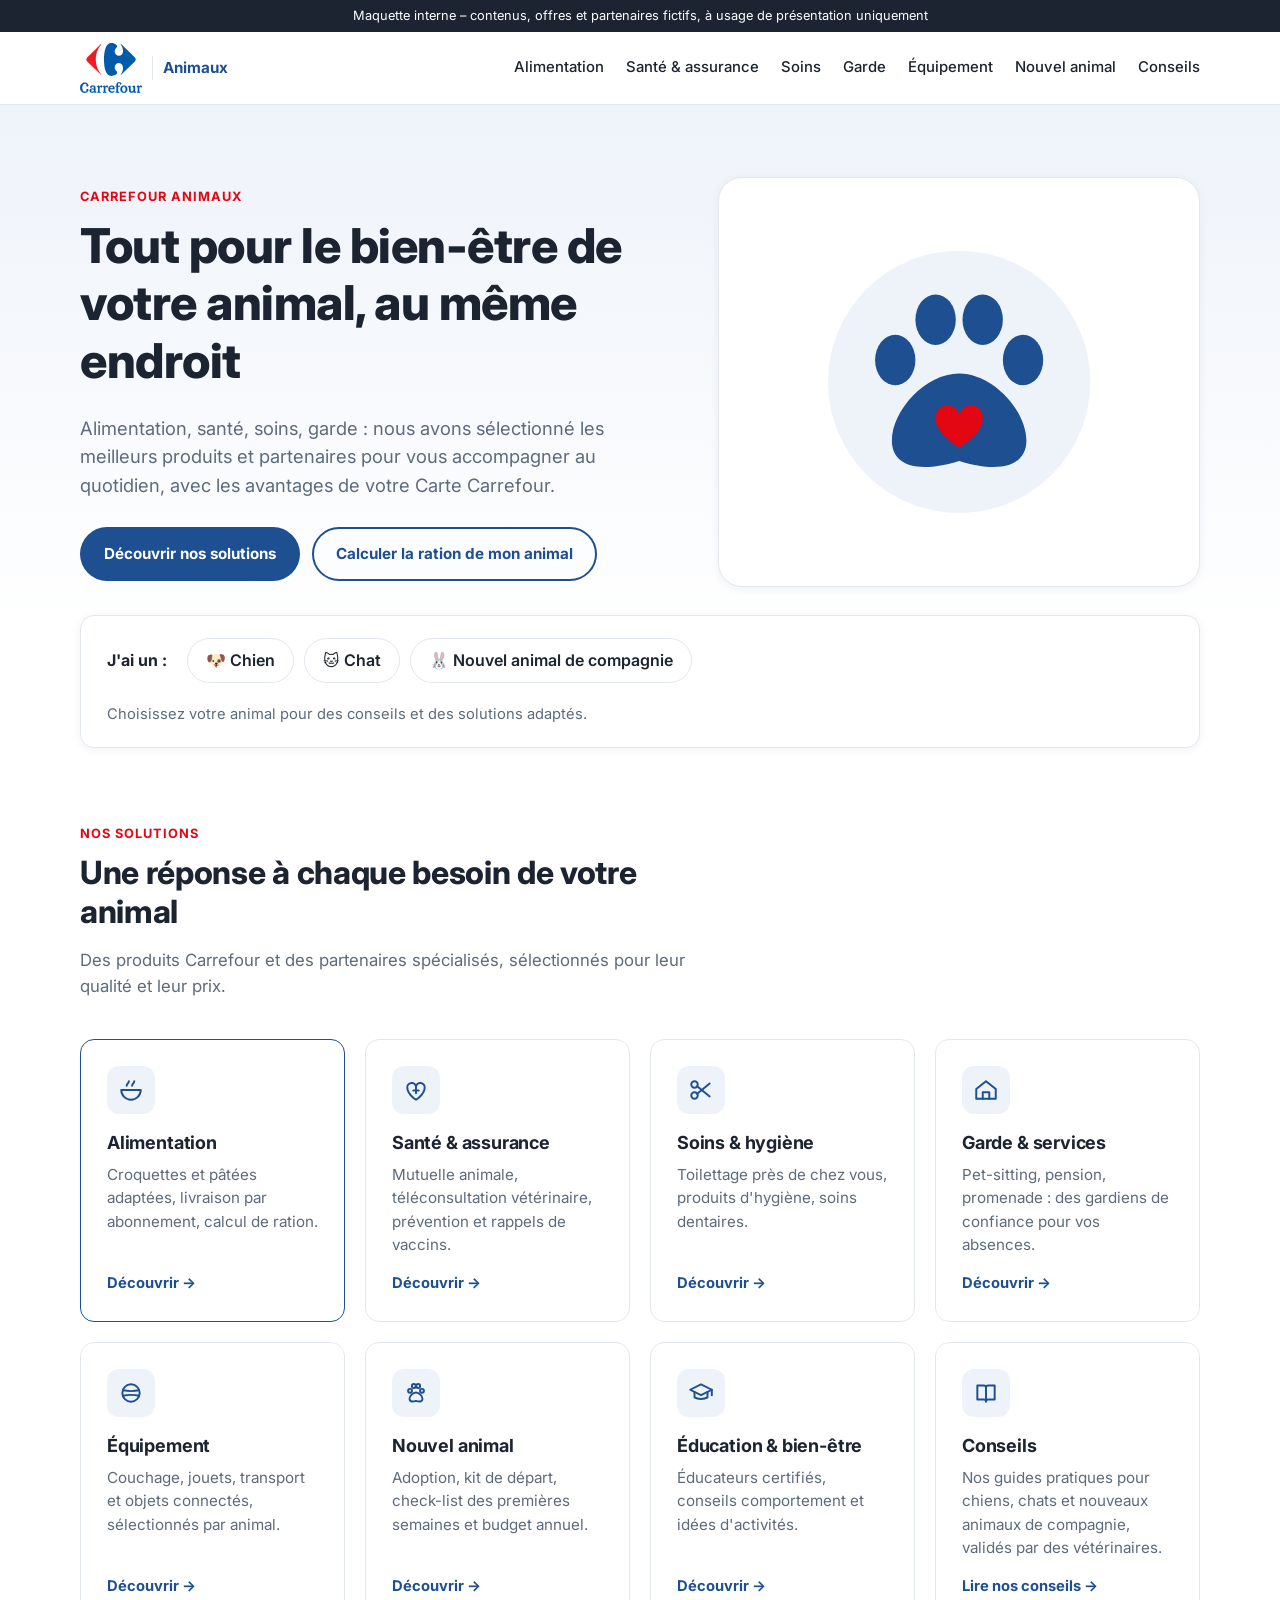
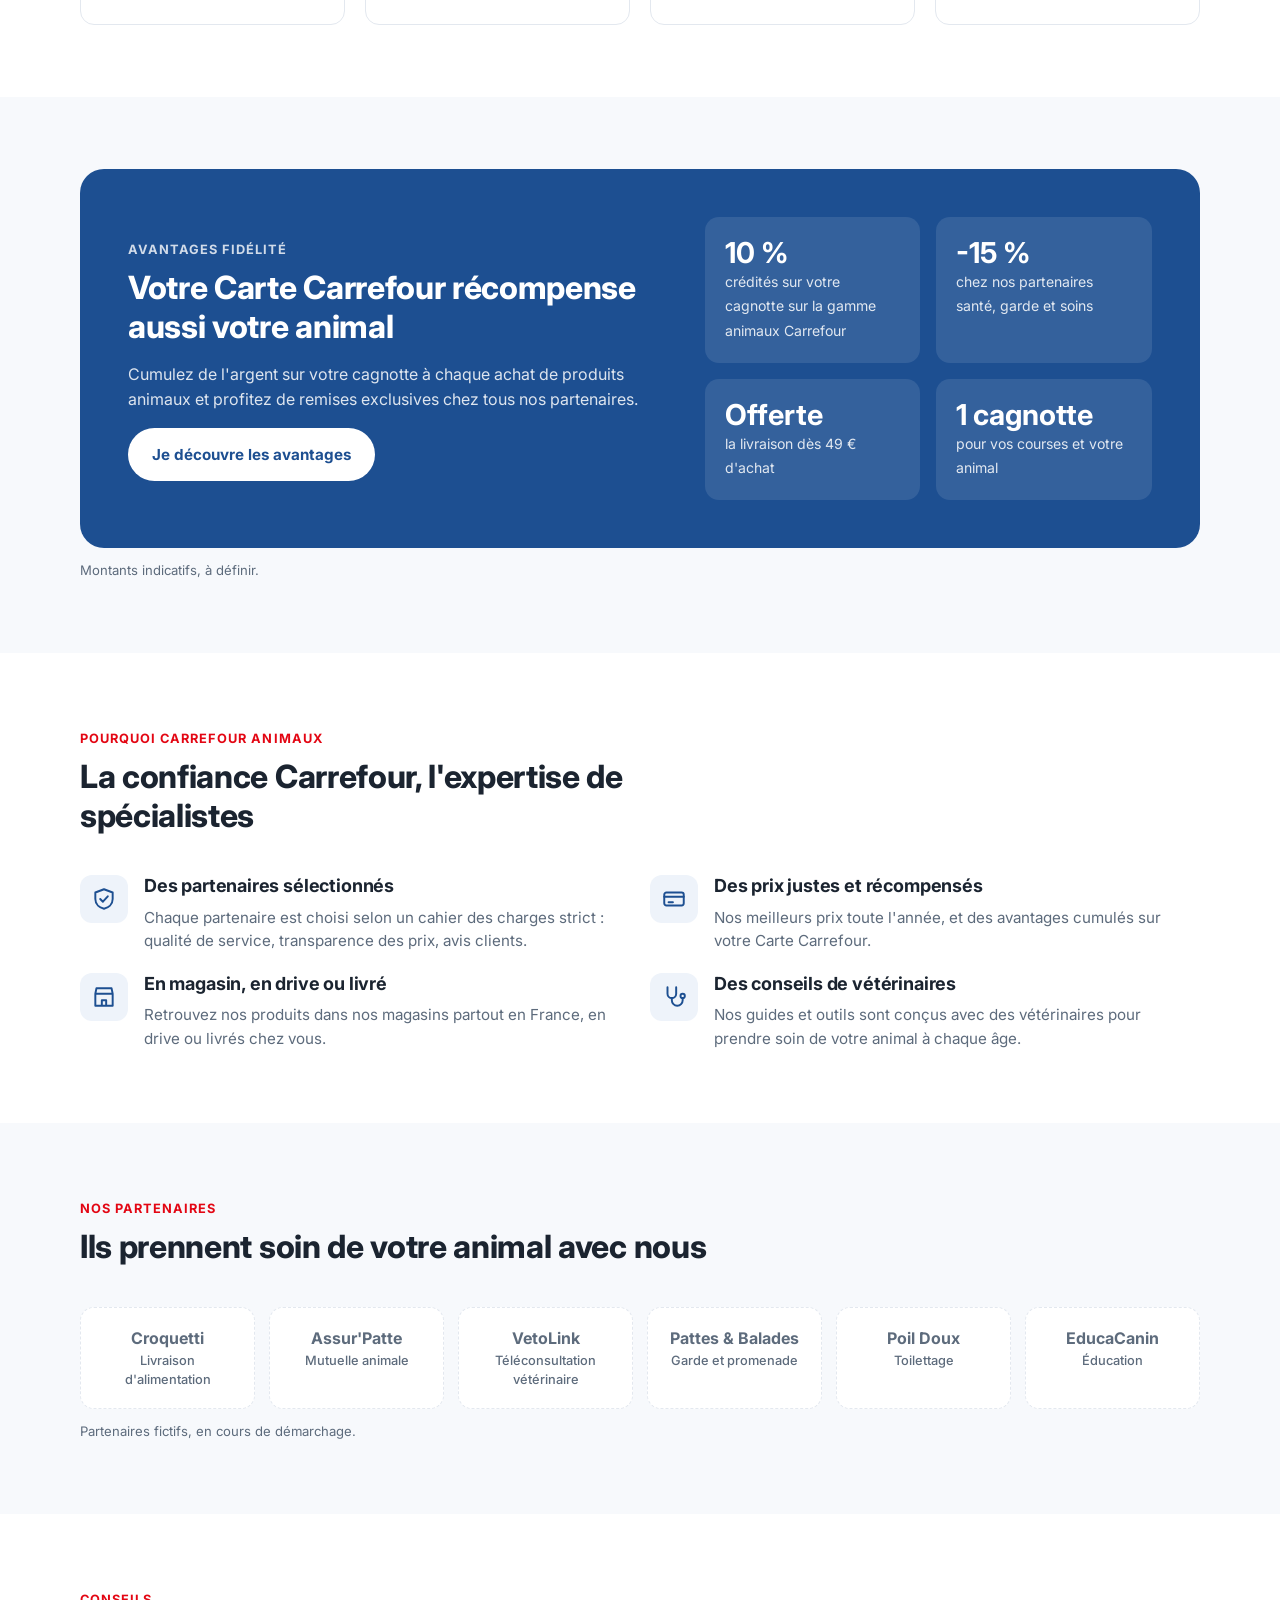
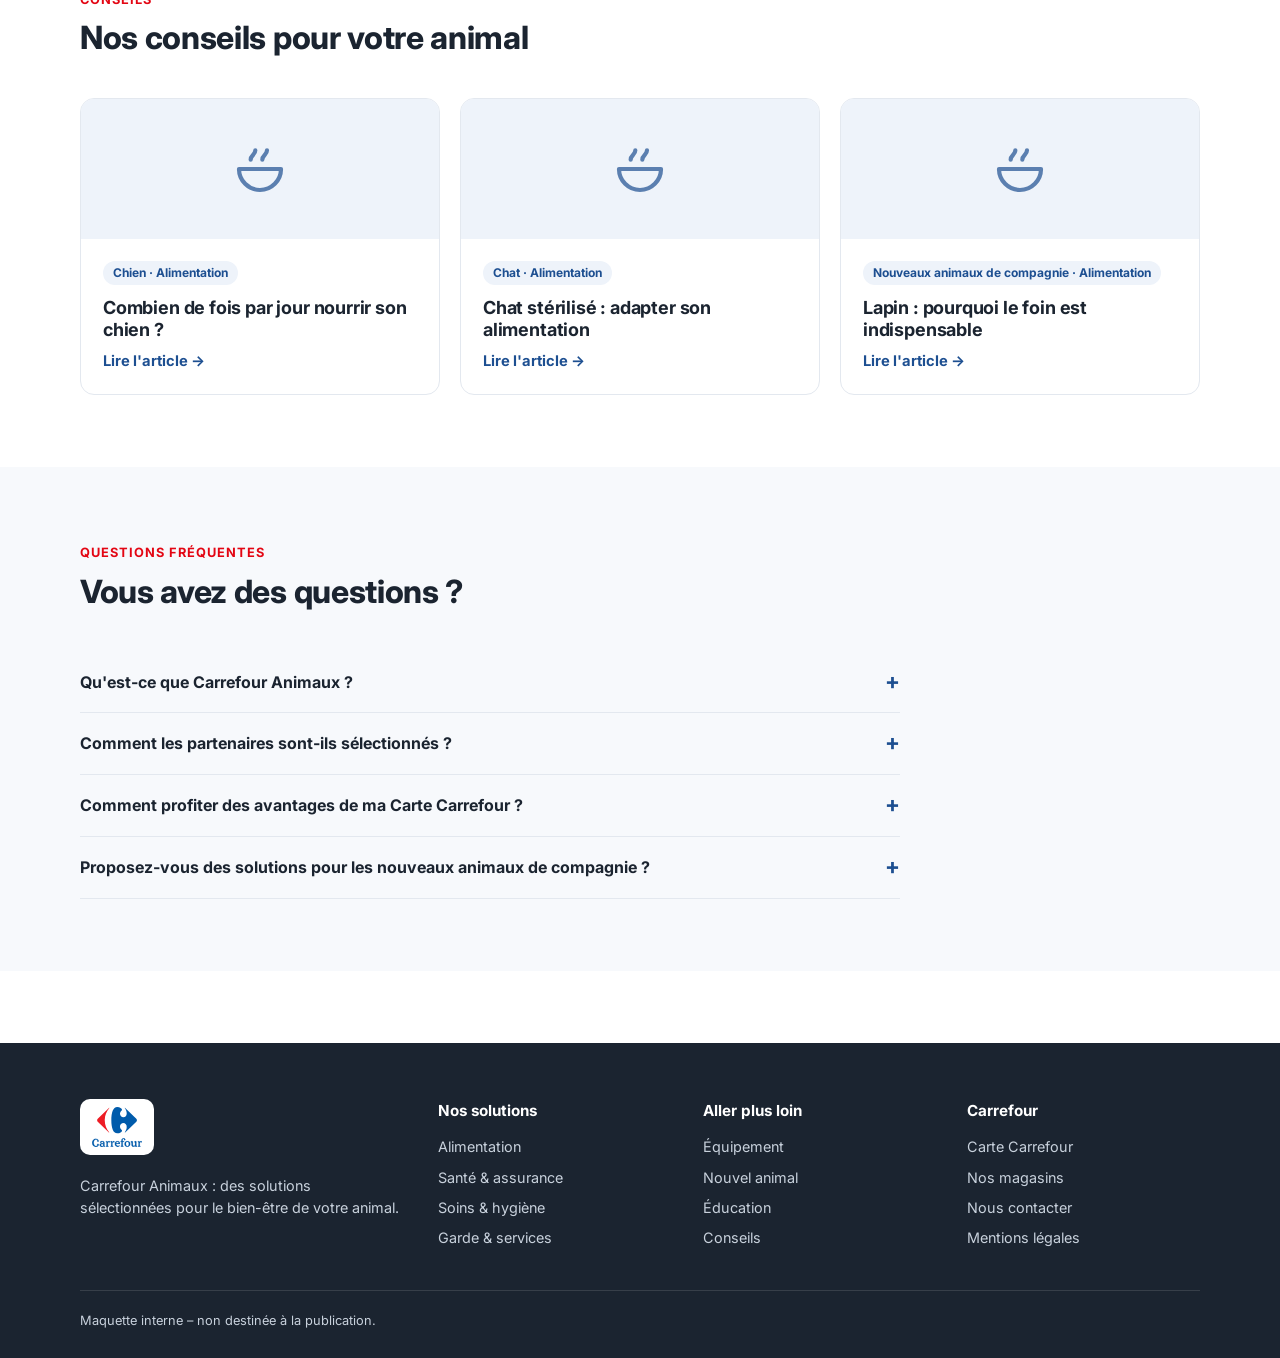
<file: index.html>
<!DOCTYPE html>
<html lang="fr">
<head>
  <meta charset="UTF-8">
  <meta name="viewport" content="width=device-width, initial-scale=1">
  <title>Carrefour Animaux — Tout pour le bien-être de votre animal</title>
  <meta name="description" content="Alimentation, santé, garde, soins : des solutions sélectionnées par Carrefour pour les chiens, chats et nouveaux animaux de compagnie.">
  <link rel="preconnect" href="https://fonts.googleapis.com">
  <link rel="preconnect" href="https://fonts.gstatic.com" crossorigin>
  <link href="https://fonts.googleapis.com/css2?family=Inter:wght@400;500;600;700;800&display=swap" rel="stylesheet">
  <link rel="stylesheet" href="css/style.css">
</head>
<body>

<!-- Icônes -->
<svg width="0" height="0" style="position:absolute" aria-hidden="true">
  <defs>
    <symbol id="i-food" viewBox="0 0 24 24" fill="none" stroke="currentColor" stroke-width="1.8" stroke-linecap="round" stroke-linejoin="round"><path d="M3 12h18a9 9 0 0 1-18 0Z"/><path d="M8 8c0-2 2-2 2-4M13 8c0-2 2-2 2-4"/></symbol>
    <symbol id="i-health" viewBox="0 0 24 24" fill="none" stroke="currentColor" stroke-width="1.8" stroke-linecap="round" stroke-linejoin="round"><path d="M12 21s-8-5-8-11a4 4 0 0 1 8-1 4 4 0 0 1 8 1c0 6-8 11-8 11Z"/><path d="M12 10v5M9.5 12.5h5"/></symbol>
    <symbol id="i-care" viewBox="0 0 24 24" fill="none" stroke="currentColor" stroke-width="1.8" stroke-linecap="round" stroke-linejoin="round"><circle cx="6" cy="7" r="3"/><circle cx="6" cy="17" r="3"/><path d="M8.5 8.5 20 18M8.5 15.5 20 6"/></symbol>
    <symbol id="i-home" viewBox="0 0 24 24" fill="none" stroke="currentColor" stroke-width="1.8" stroke-linecap="round" stroke-linejoin="round"><path d="M3 11 12 4l9 7v9H3Z"/><path d="M9 20v-6h6v6"/></symbol>
    <symbol id="i-toy" viewBox="0 0 24 24" fill="none" stroke="currentColor" stroke-width="1.8" stroke-linecap="round" stroke-linejoin="round"><circle cx="12" cy="12" r="8"/><path d="M4.5 9.5c5 1 10 1 15 0M4.5 14.5c5-1 10-1 15 0"/></symbol>
    <symbol id="i-paw" viewBox="0 0 24 24" fill="none" stroke="currentColor" stroke-width="1.8" stroke-linecap="round" stroke-linejoin="round"><circle cx="6.5" cy="10" r="1.8"/><circle cx="10" cy="5.5" r="1.8"/><circle cx="14" cy="5.5" r="1.8"/><circle cx="17.5" cy="10" r="1.8"/><path d="M12 11.5c-3 0-6 3.5-6 6 0 2 2 3 6 1.8 4 1.2 6 .2 6-1.8 0-2.5-3-6-6-6Z"/></symbol>
    <symbol id="i-edu" viewBox="0 0 24 24" fill="none" stroke="currentColor" stroke-width="1.8" stroke-linecap="round" stroke-linejoin="round"><path d="M2 9l10-5 10 5-10 5Z"/><path d="M6 11v5c3 2 9 2 12 0v-5M22 9v5"/></symbol>
    <symbol id="i-book" viewBox="0 0 24 24" fill="none" stroke="currentColor" stroke-width="1.8" stroke-linecap="round" stroke-linejoin="round"><path d="M4 5h6a2 2 0 0 1 2 2v13a2 2 0 0 0-2-2H4ZM20 5h-6a2 2 0 0 0-2 2v13a2 2 0 0 1 2-2h6Z"/></symbol>
    <symbol id="i-shield" viewBox="0 0 24 24" fill="none" stroke="currentColor" stroke-width="1.8" stroke-linecap="round" stroke-linejoin="round"><path d="M12 3l8 3v6c0 5-4 8-8 9-4-1-8-4-8-9V6Z"/><path d="m8.5 12 2.5 2.5 4.5-5"/></symbol>
    <symbol id="i-card" viewBox="0 0 24 24" fill="none" stroke="currentColor" stroke-width="1.8" stroke-linecap="round" stroke-linejoin="round"><rect x="3" y="6" width="18" height="12" rx="2"/><path d="M3 10h18M7 15h4"/></symbol>
    <symbol id="i-store" viewBox="0 0 24 24" fill="none" stroke="currentColor" stroke-width="1.8" stroke-linecap="round" stroke-linejoin="round"><path d="M4 9l1-5h14l1 5M4 9v11h16V9M4 9h16M10 20v-5h4v5"/></symbol>
    <symbol id="i-vet" viewBox="0 0 24 24" fill="none" stroke="currentColor" stroke-width="1.8" stroke-linecap="round" stroke-linejoin="round"><path d="M6 3v6a4 4 0 0 0 8 0V3"/><path d="M10 13v2a5 5 0 0 0 10 0v-2"/><circle cx="20" cy="11" r="2"/></symbol>
  </defs>
</svg>

<div class="mock-banner">Maquette interne – contenus, offres et partenaires fictifs, à usage de présentation uniquement</div>

<header class="header">
  <div class="container header__inner">
    <a href="index.html" class="brand" aria-label="Carrefour Animaux, accueil">
      <img src="assets/logo-carrefour.svg" alt="Carrefour">
      <span class="brand__sub">Animaux</span>
    </a>
    <button class="nav-toggle" aria-expanded="false" aria-controls="nav">Menu</button>
    <nav class="nav" id="nav">
      <a href="alimentation.html">Alimentation</a>
      <a href="#univers">Santé &amp; assurance</a>
      <a href="#univers">Soins</a>
      <a href="#univers">Garde</a>
      <a href="#univers">Équipement</a>
      <a href="#univers">Nouvel animal</a>
      <a href="#conseils">Conseils</a>
    </nav>
  </div>
</header>

<main>

  <!-- Hero -->
  <section class="hero">
    <div class="container hero__grid">
      <div>
        <span class="eyebrow">Carrefour Animaux</span>
        <h1>Tout pour le bien-être de votre animal, au même endroit</h1>
        <p class="lead">Alimentation, santé, soins, garde : nous avons sélectionné les meilleurs produits et partenaires pour vous accompagner au quotidien, avec les avantages de votre Carte Carrefour.</p>
        <div class="hero__actions">
          <a href="#univers" class="btn btn--primary">Découvrir nos solutions</a>
          <a href="alimentation.html#simulateur" class="btn btn--ghost">Calculer la ration de mon animal</a>
        </div>
      </div>
      <div class="hero__visual" aria-hidden="true">
        <svg viewBox="0 0 200 170">
          <circle cx="100" cy="85" r="78" fill="#eef3fa"/>
          <g fill="#1d4f91">
            <ellipse cx="62" cy="72" rx="12" ry="15"/>
            <ellipse cx="86" cy="48" rx="12" ry="15"/>
            <ellipse cx="114" cy="48" rx="12" ry="15"/>
            <ellipse cx="138" cy="72" rx="12" ry="15"/>
            <path d="M100 80c-20 0-40 22-40 40 0 14 14 20 40 12 26 8 40 2 40-12 0-18-20-40-40-40Z"/>
          </g>
          <path d="M100 124s-14-8-14-17a7 7 0 0 1 14-2 7 7 0 0 1 14 2c0 9-14 17-14 17Z" fill="#e30613"/>
        </svg>
      </div>
    </div>
  </section>

  <!-- Sélecteur d'animal -->
  <div class="container pet-picker">
    <div class="pet-picker__box">
      <span class="pet-picker__label">J'ai un :</span>
      <div class="chips" role="group" aria-label="Choisir mon animal">
        <button class="chip" data-pet="chien" aria-pressed="false">🐶 Chien</button>
        <button class="chip" data-pet="chat" aria-pressed="false">🐱 Chat</button>
        <button class="chip" data-pet="nac" aria-pressed="false">🐰 Nouvel animal de compagnie</button>
      </div>
      <p class="pet-picker__hint" id="pet-hint">Choisissez votre animal pour des conseils et des solutions adaptés.</p>
    </div>
  </div>

  <!-- Univers -->
  <section class="section" id="univers">
    <div class="container">
      <div class="section__head">
        <span class="eyebrow">Nos solutions</span>
        <h2>Une réponse à chaque besoin de votre animal</h2>
        <p>Des produits Carrefour et des partenaires spécialisés, sélectionnés pour leur qualité et leur prix.</p>
      </div>
      <div class="grid grid--4">
        <a href="alimentation.html" class="card card--featured">
          <div class="card__icon"><svg><use href="#i-food"/></svg></div>
          <h3>Alimentation</h3>
          <p>Croquettes et pâtées adaptées, livraison par abonnement, calcul de ration.</p>
          <span class="card__link">Découvrir →</span>
        </a>
        <a href="#" class="card" data-soon>
          <div class="card__icon"><svg><use href="#i-health"/></svg></div>
          <h3>Santé &amp; assurance</h3>
          <p>Mutuelle animale, téléconsultation vétérinaire, prévention et rappels de vaccins.</p>
          <span class="card__link">Découvrir →</span>
        </a>
        <a href="#" class="card" data-soon>
          <div class="card__icon"><svg><use href="#i-care"/></svg></div>
          <h3>Soins &amp; hygiène</h3>
          <p>Toilettage près de chez vous, produits d'hygiène, soins dentaires.</p>
          <span class="card__link">Découvrir →</span>
        </a>
        <a href="#" class="card" data-soon>
          <div class="card__icon"><svg><use href="#i-home"/></svg></div>
          <h3>Garde &amp; services</h3>
          <p>Pet-sitting, pension, promenade : des gardiens de confiance pour vos absences.</p>
          <span class="card__link">Découvrir →</span>
        </a>
        <a href="#" class="card" data-soon>
          <div class="card__icon"><svg><use href="#i-toy"/></svg></div>
          <h3>Équipement</h3>
          <p>Couchage, jouets, transport et objets connectés, sélectionnés par animal.</p>
          <span class="card__link">Découvrir →</span>
        </a>
        <a href="#" class="card" data-soon>
          <div class="card__icon"><svg><use href="#i-paw"/></svg></div>
          <h3>Nouvel animal</h3>
          <p>Adoption, kit de départ, check-list des premières semaines et budget annuel.</p>
          <span class="card__link">Découvrir →</span>
        </a>
        <a href="#" class="card" data-soon>
          <div class="card__icon"><svg><use href="#i-edu"/></svg></div>
          <h3>Éducation &amp; bien-être</h3>
          <p>Éducateurs certifiés, conseils comportement et idées d'activités.</p>
          <span class="card__link">Découvrir →</span>
        </a>
        <a href="#conseils" class="card">
          <div class="card__icon"><svg><use href="#i-book"/></svg></div>
          <h3>Conseils</h3>
          <p>Nos guides pratiques pour chiens, chats et nouveaux animaux de compagnie, validés par des vétérinaires.</p>
          <span class="card__link">Lire nos conseils →</span>
        </a>
      </div>
    </div>
  </section>

  <!-- Fidélité -->
  <section class="section section--alt" style="padding-top:72px">
    <div class="container">
      <div class="loyalty">
        <div>
          <span class="eyebrow">Avantages fidélité</span>
          <h2>Votre Carte Carrefour récompense aussi votre animal</h2>
          <p>Cumulez de l'argent sur votre cagnotte à chaque achat de produits animaux et profitez de remises exclusives chez tous nos partenaires.</p>
          <a href="#" class="btn btn--white">Je découvre les avantages</a>
        </div>
        <div class="loyalty__stats">
          <div class="stat"><strong>10 %</strong><span>crédités sur votre cagnotte sur la gamme animaux Carrefour</span></div>
          <div class="stat"><strong>-15 %</strong><span>chez nos partenaires santé, garde et soins</span></div>
          <div class="stat"><strong>Offerte</strong><span>la livraison dès 49 € d'achat</span></div>
          <div class="stat"><strong>1 cagnotte</strong><span>pour vos courses et votre animal</span></div>
        </div>
      </div>
      <p class="result__note" style="margin-top:12px">Montants indicatifs, à définir.</p>
    </div>
  </section>

  <!-- Pourquoi -->
  <section class="section">
    <div class="container">
      <div class="section__head">
        <span class="eyebrow">Pourquoi Carrefour Animaux</span>
        <h2>La confiance Carrefour, l'expertise de spécialistes</h2>
      </div>
      <div class="grid grid--2">
        <div class="feature">
          <div class="card__icon"><svg><use href="#i-shield"/></svg></div>
          <div><h3>Des partenaires sélectionnés</h3><p>Chaque partenaire est choisi selon un cahier des charges strict : qualité de service, transparence des prix, avis clients.</p></div>
        </div>
        <div class="feature">
          <div class="card__icon"><svg><use href="#i-card"/></svg></div>
          <div><h3>Des prix justes et récompensés</h3><p>Nos meilleurs prix toute l'année, et des avantages cumulés sur votre Carte Carrefour.</p></div>
        </div>
        <div class="feature">
          <div class="card__icon"><svg><use href="#i-store"/></svg></div>
          <div><h3>En magasin, en drive ou livré</h3><p>Retrouvez nos produits dans nos magasins partout en France, en drive ou livrés chez vous.</p></div>
        </div>
        <div class="feature">
          <div class="card__icon"><svg><use href="#i-vet"/></svg></div>
          <div><h3>Des conseils de vétérinaires</h3><p>Nos guides et outils sont conçus avec des vétérinaires pour prendre soin de votre animal à chaque âge.</p></div>
        </div>
      </div>
    </div>
  </section>

  <!-- Partenaires -->
  <section class="section section--alt">
    <div class="container">
      <div class="section__head">
        <span class="eyebrow">Nos partenaires</span>
        <h2>Ils prennent soin de votre animal avec nous</h2>
      </div>
      <div class="partners">
        <div class="partner">Croquetti<small>Livraison d'alimentation</small></div>
        <div class="partner">Assur'Patte<small>Mutuelle animale</small></div>
        <div class="partner">VetoLink<small>Téléconsultation vétérinaire</small></div>
        <div class="partner">Pattes &amp; Balades<small>Garde et promenade</small></div>
        <div class="partner">Poil Doux<small>Toilettage</small></div>
        <div class="partner">EducaCanin<small>Éducation</small></div>
      </div>
      <p class="result__note" style="margin-top:12px">Partenaires fictifs, en cours de démarchage.</p>
    </div>
  </section>

  <!-- Conseils -->
  <section class="section" id="conseils">
    <div class="container">
      <div class="section__head">
        <span class="eyebrow">Conseils</span>
        <h2 id="conseils-title">Nos conseils pour votre animal</h2>
      </div>
      <div class="grid grid--3" id="articles">
        <a href="#" class="card article" data-pet="chien" data-soon>
          <div class="article__thumb"><svg><use href="#i-food"/></svg></div>
          <div class="article__body"><span class="tag">Chien · Alimentation</span><h3>Combien de fois par jour nourrir son chien ?</h3><span class="card__link">Lire l'article →</span></div>
        </a>
        <a href="#" class="card article" data-pet="chien" data-soon>
          <div class="article__thumb"><svg><use href="#i-health"/></svg></div>
          <div class="article__body"><span class="tag">Chien · Santé</span><h3>Bien choisir sa mutuelle pour chien</h3><span class="card__link">Lire l'article →</span></div>
        </a>
        <a href="#" class="card article" data-pet="chien" data-soon>
          <div class="article__thumb"><svg><use href="#i-home"/></svg></div>
          <div class="article__body"><span class="tag">Chien · Garde</span><h3>Partir en vacances : pension ou pet-sitter ?</h3><span class="card__link">Lire l'article →</span></div>
        </a>
        <a href="#" class="card article" data-pet="chat" data-soon>
          <div class="article__thumb"><svg><use href="#i-food"/></svg></div>
          <div class="article__body"><span class="tag">Chat · Alimentation</span><h3>Chat stérilisé : adapter son alimentation</h3><span class="card__link">Lire l'article →</span></div>
        </a>
        <a href="#" class="card article" data-pet="chat" data-soon>
          <div class="article__thumb"><svg><use href="#i-health"/></svg></div>
          <div class="article__body"><span class="tag">Chat · Santé</span><h3>Vaccins du chat : le calendrier à connaître</h3><span class="card__link">Lire l'article →</span></div>
        </a>
        <a href="#" class="card article" data-pet="chat" data-soon>
          <div class="article__thumb"><svg><use href="#i-toy"/></svg></div>
          <div class="article__body"><span class="tag">Chat · Bien-être</span><h3>Chat d'intérieur : 7 idées pour l'occuper</h3><span class="card__link">Lire l'article →</span></div>
        </a>
        <a href="#" class="card article" data-pet="nac" data-soon>
          <div class="article__thumb"><svg><use href="#i-food"/></svg></div>
          <div class="article__body"><span class="tag">Nouveaux animaux de compagnie · Alimentation</span><h3>Lapin : pourquoi le foin est indispensable</h3><span class="card__link">Lire l'article →</span></div>
        </a>
        <a href="#" class="card article" data-pet="nac" data-soon>
          <div class="article__thumb"><svg><use href="#i-home"/></svg></div>
          <div class="article__body"><span class="tag">Nouveaux animaux de compagnie · Équipement</span><h3>Bien installer son cochon d'Inde</h3><span class="card__link">Lire l'article →</span></div>
        </a>
        <a href="#" class="card article" data-pet="nac" data-soon>
          <div class="article__thumb"><svg><use href="#i-care"/></svg></div>
          <div class="article__body"><span class="tag">Nouveaux animaux de compagnie · Soins</span><h3>Oiseaux : l'hygiène de la cage au quotidien</h3><span class="card__link">Lire l'article →</span></div>
        </a>
      </div>
    </div>
  </section>

  <!-- FAQ -->
  <section class="section section--alt">
    <div class="container">
      <div class="section__head">
        <span class="eyebrow">Questions fréquentes</span>
        <h2>Vous avez des questions ?</h2>
      </div>
      <div class="faq">
        <details>
          <summary>Qu'est-ce que Carrefour Animaux ?</summary>
          <p>Carrefour Animaux réunit en un seul endroit les produits Carrefour et des services de partenaires spécialisés pour répondre à tous les besoins de votre animal : alimentation, santé, soins, garde, équipement et éducation.</p>
        </details>
        <details>
          <summary>Comment les partenaires sont-ils sélectionnés ?</summary>
          <p>Chaque partenaire est évalué sur la qualité de son service, la transparence de ses prix et la satisfaction de ses clients. Carrefour reste votre interlocuteur en cas de difficulté.</p>
        </details>
        <details>
          <summary>Comment profiter des avantages de ma Carte Carrefour ?</summary>
          <p>Il suffit de renseigner votre numéro de Carte Carrefour lors de votre achat ou de votre souscription chez un partenaire. Vos avantages sont automatiquement crédités sur votre cagnotte.</p>
        </details>
        <details>
          <summary>Proposez-vous des solutions pour les nouveaux animaux de compagnie ?</summary>
          <p>Oui : lapins, cochons d'Inde, rongeurs et oiseaux ont leurs propres sélections de produits, de conseils et de services.</p>
        </details>
      </div>
    </div>
  </section>

</main>

<footer class="footer">
  <div class="container">
    <div class="footer__grid">
      <div>
        <span class="footer__logo"><img src="assets/logo-carrefour.svg" alt="Carrefour"></span>
        <p>Carrefour Animaux : des solutions sélectionnées pour le bien-être de votre animal.</p>
      </div>
      <div>
        <h4>Nos solutions</h4>
        <ul>
          <li><a href="alimentation.html">Alimentation</a></li>
          <li><a href="#univers">Santé &amp; assurance</a></li>
          <li><a href="#univers">Soins &amp; hygiène</a></li>
          <li><a href="#univers">Garde &amp; services</a></li>
        </ul>
      </div>
      <div>
        <h4>Aller plus loin</h4>
        <ul>
          <li><a href="#univers">Équipement</a></li>
          <li><a href="#univers">Nouvel animal</a></li>
          <li><a href="#univers">Éducation</a></li>
          <li><a href="#conseils">Conseils</a></li>
        </ul>
      </div>
      <div>
        <h4>Carrefour</h4>
        <ul>
          <li><a href="#">Carte Carrefour</a></li>
          <li><a href="#">Nos magasins</a></li>
          <li><a href="#">Nous contacter</a></li>
          <li><a href="#">Mentions légales</a></li>
        </ul>
      </div>
    </div>
    <div class="footer__bottom">Maquette interne – non destinée à la publication.</div>
  </div>
</footer>

<script src="js/main.js"></script>
</body>
</html>
</file>
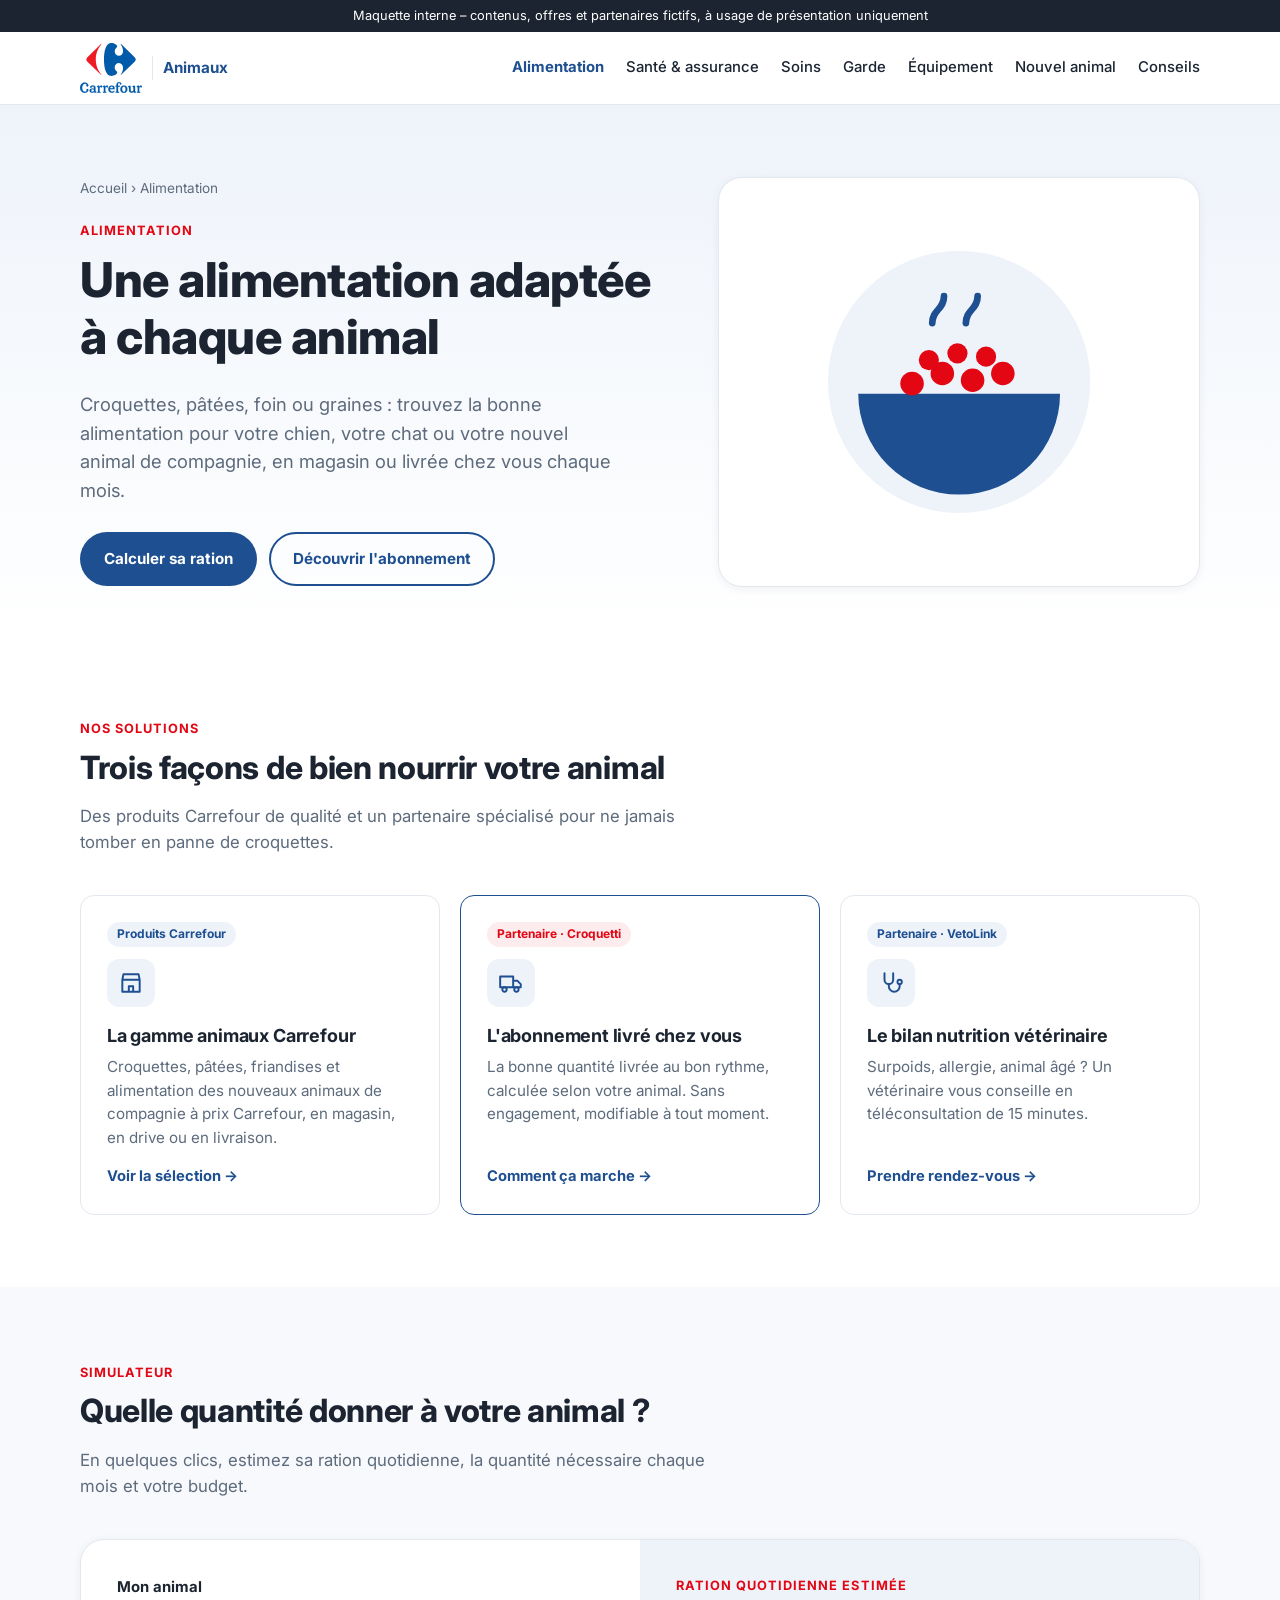
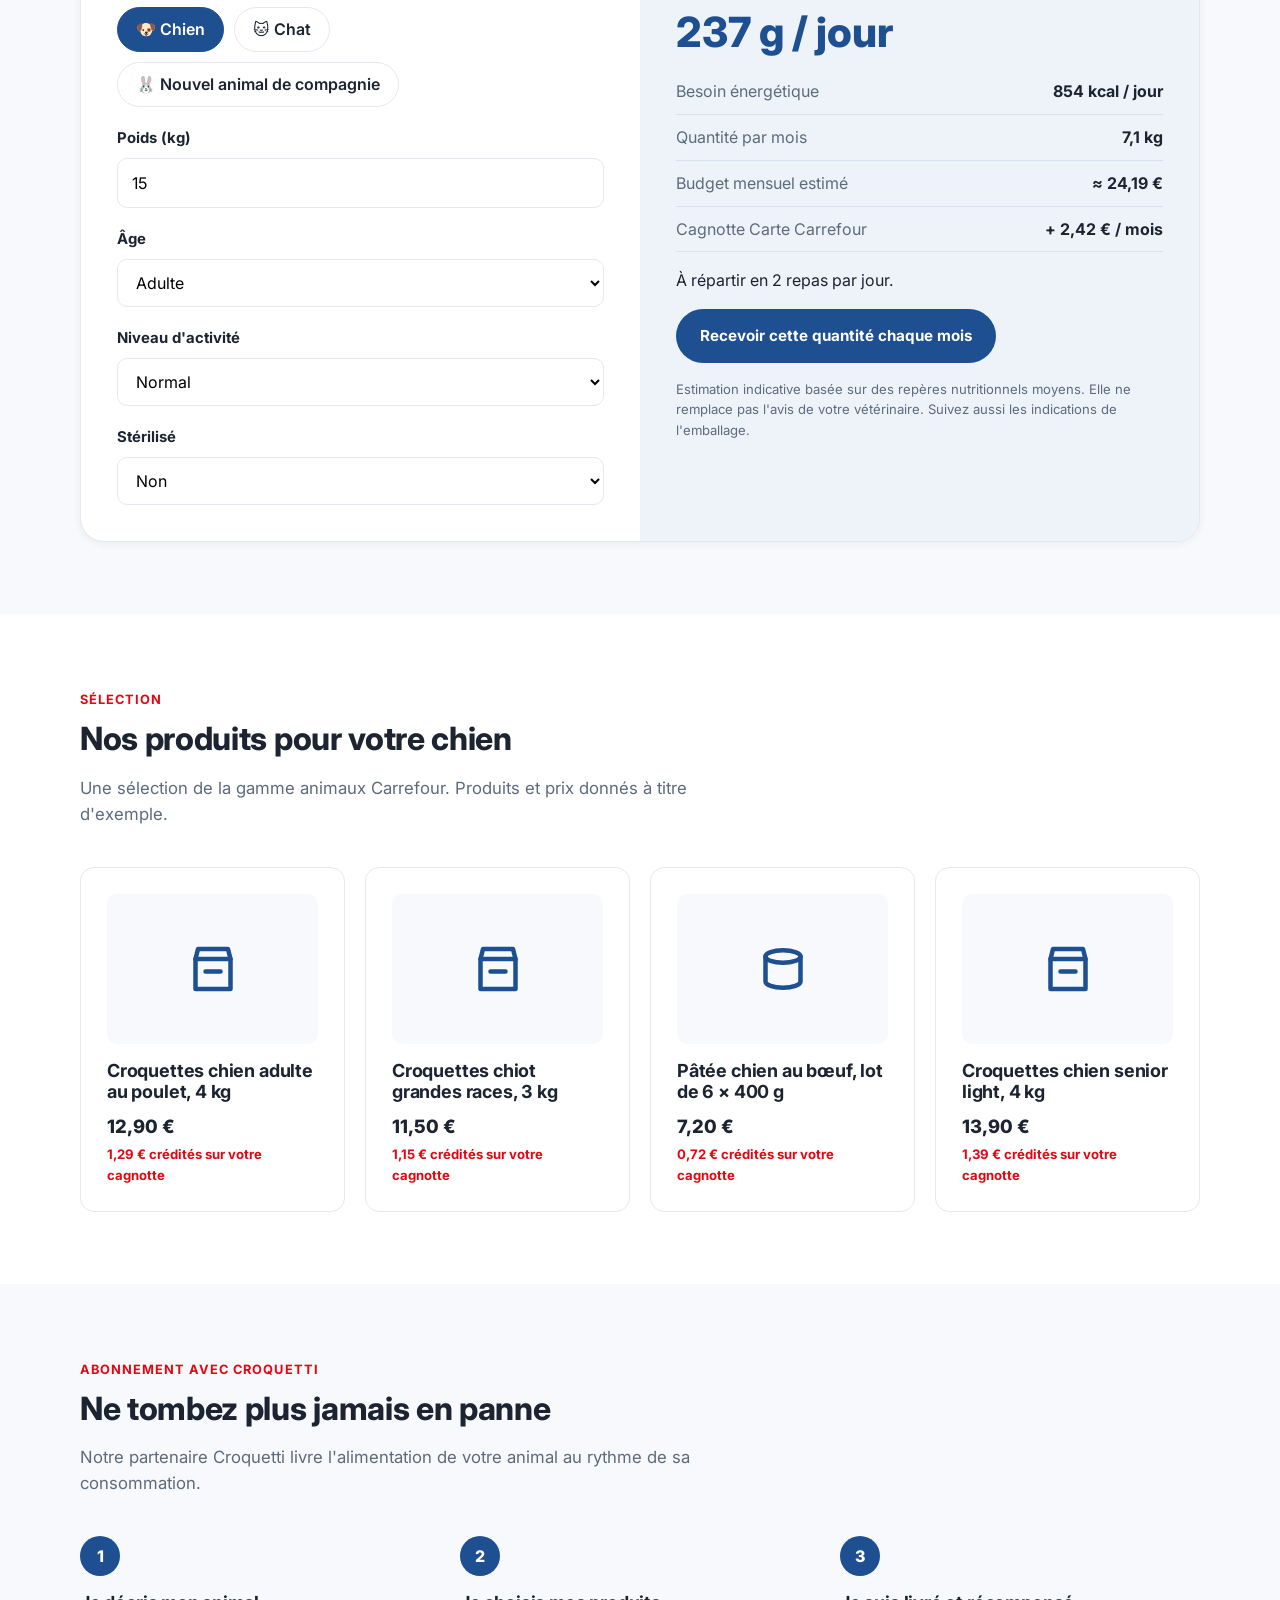
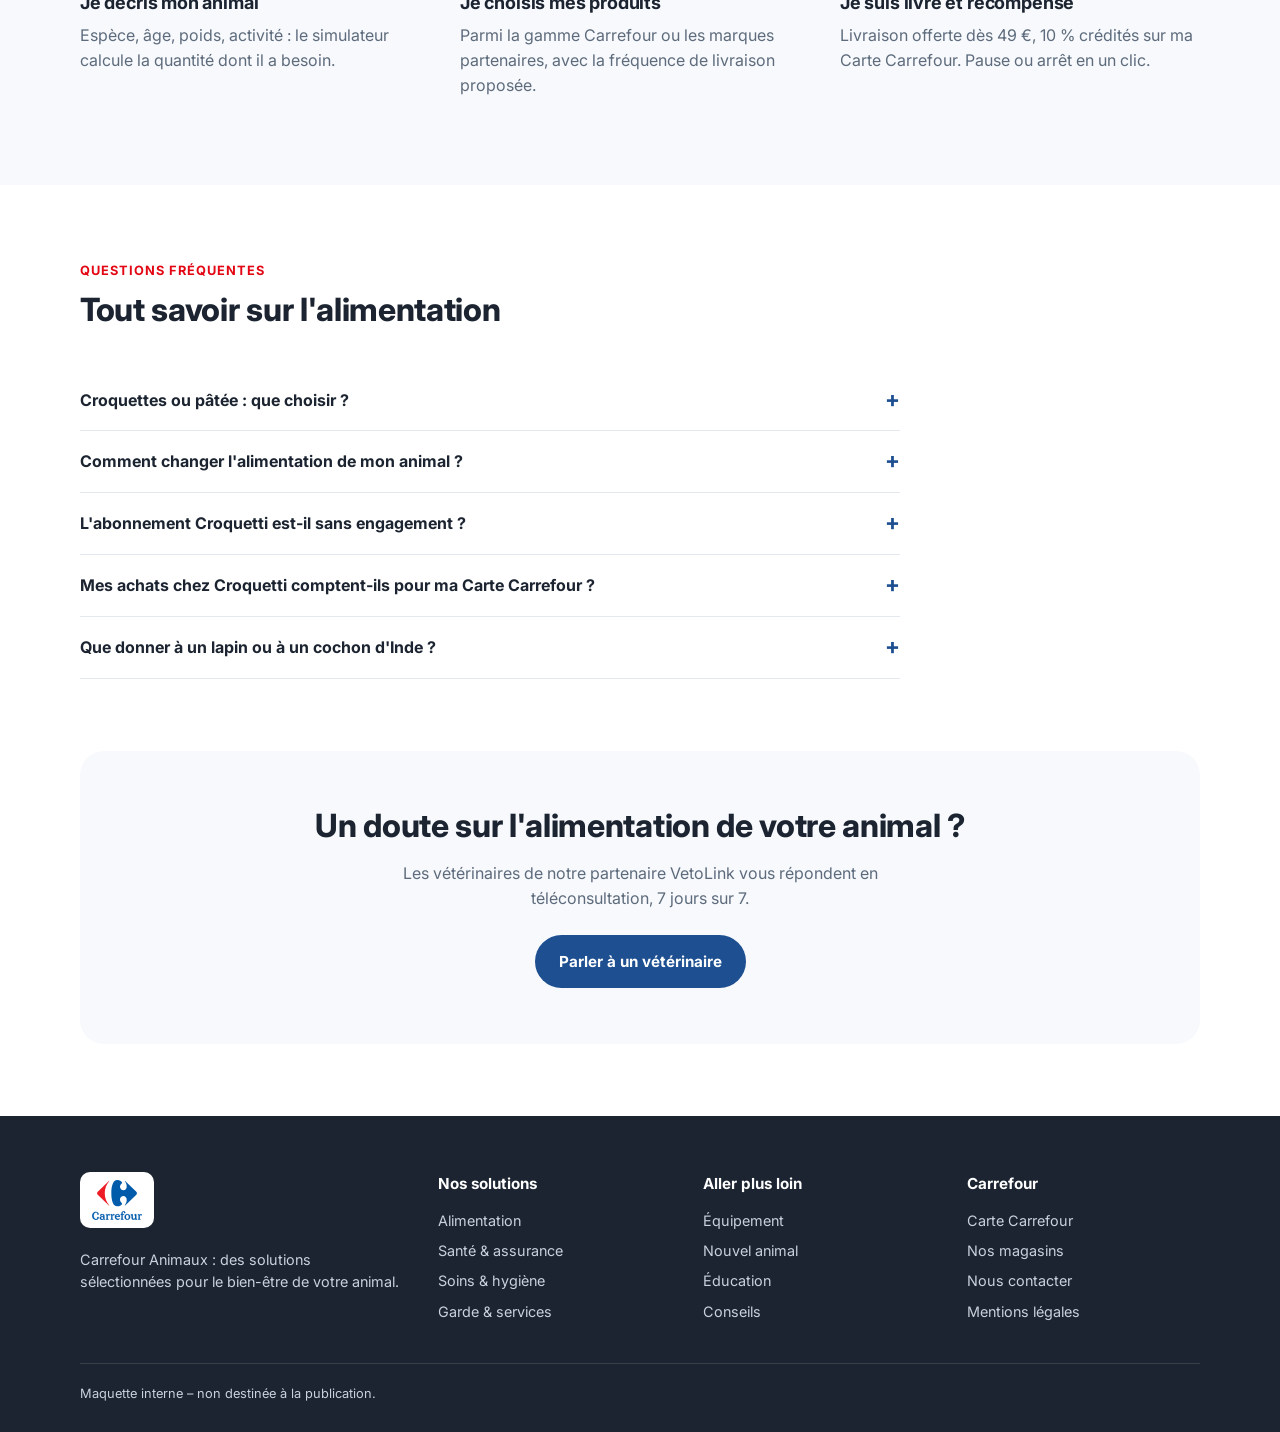
<file: alimentation.html>
<!DOCTYPE html>
<html lang="fr">
<head>
  <meta charset="UTF-8">
  <meta name="viewport" content="width=device-width, initial-scale=1">
  <title>Alimentation — Carrefour Animaux</title>
  <meta name="description" content="Croquettes, pâtées et alimentation des nouveaux animaux de compagnie : produits Carrefour, livraison par abonnement et calculateur de ration.">
  <link rel="preconnect" href="https://fonts.googleapis.com">
  <link rel="preconnect" href="https://fonts.gstatic.com" crossorigin>
  <link href="https://fonts.googleapis.com/css2?family=Inter:wght@400;500;600;700;800&display=swap" rel="stylesheet">
  <link rel="stylesheet" href="css/style.css">
</head>
<body>

<!-- Icônes -->
<svg width="0" height="0" style="position:absolute" aria-hidden="true">
  <defs>
    <symbol id="i-food" viewBox="0 0 24 24" fill="none" stroke="currentColor" stroke-width="1.8" stroke-linecap="round" stroke-linejoin="round"><path d="M3 12h18a9 9 0 0 1-18 0Z"/><path d="M8 8c0-2 2-2 2-4M13 8c0-2 2-2 2-4"/></symbol>
    <symbol id="i-health" viewBox="0 0 24 24" fill="none" stroke="currentColor" stroke-width="1.8" stroke-linecap="round" stroke-linejoin="round"><path d="M12 21s-8-5-8-11a4 4 0 0 1 8-1 4 4 0 0 1 8 1c0 6-8 11-8 11Z"/><path d="M12 10v5M9.5 12.5h5"/></symbol>
    <symbol id="i-care" viewBox="0 0 24 24" fill="none" stroke="currentColor" stroke-width="1.8" stroke-linecap="round" stroke-linejoin="round"><circle cx="6" cy="7" r="3"/><circle cx="6" cy="17" r="3"/><path d="M8.5 8.5 20 18M8.5 15.5 20 6"/></symbol>
    <symbol id="i-home" viewBox="0 0 24 24" fill="none" stroke="currentColor" stroke-width="1.8" stroke-linecap="round" stroke-linejoin="round"><path d="M3 11 12 4l9 7v9H3Z"/><path d="M9 20v-6h6v6"/></symbol>
    <symbol id="i-toy" viewBox="0 0 24 24" fill="none" stroke="currentColor" stroke-width="1.8" stroke-linecap="round" stroke-linejoin="round"><circle cx="12" cy="12" r="8"/><path d="M4.5 9.5c5 1 10 1 15 0M4.5 14.5c5-1 10-1 15 0"/></symbol>
    <symbol id="i-paw" viewBox="0 0 24 24" fill="none" stroke="currentColor" stroke-width="1.8" stroke-linecap="round" stroke-linejoin="round"><circle cx="6.5" cy="10" r="1.8"/><circle cx="10" cy="5.5" r="1.8"/><circle cx="14" cy="5.5" r="1.8"/><circle cx="17.5" cy="10" r="1.8"/><path d="M12 11.5c-3 0-6 3.5-6 6 0 2 2 3 6 1.8 4 1.2 6 .2 6-1.8 0-2.5-3-6-6-6Z"/></symbol>
    <symbol id="i-edu" viewBox="0 0 24 24" fill="none" stroke="currentColor" stroke-width="1.8" stroke-linecap="round" stroke-linejoin="round"><path d="M2 9l10-5 10 5-10 5Z"/><path d="M6 11v5c3 2 9 2 12 0v-5M22 9v5"/></symbol>
    <symbol id="i-book" viewBox="0 0 24 24" fill="none" stroke="currentColor" stroke-width="1.8" stroke-linecap="round" stroke-linejoin="round"><path d="M4 5h6a2 2 0 0 1 2 2v13a2 2 0 0 0-2-2H4ZM20 5h-6a2 2 0 0 0-2 2v13a2 2 0 0 1 2-2h6Z"/></symbol>
    <symbol id="i-shield" viewBox="0 0 24 24" fill="none" stroke="currentColor" stroke-width="1.8" stroke-linecap="round" stroke-linejoin="round"><path d="M12 3l8 3v6c0 5-4 8-8 9-4-1-8-4-8-9V6Z"/><path d="m8.5 12 2.5 2.5 4.5-5"/></symbol>
    <symbol id="i-card" viewBox="0 0 24 24" fill="none" stroke="currentColor" stroke-width="1.8" stroke-linecap="round" stroke-linejoin="round"><rect x="3" y="6" width="18" height="12" rx="2"/><path d="M3 10h18M7 15h4"/></symbol>
    <symbol id="i-store" viewBox="0 0 24 24" fill="none" stroke="currentColor" stroke-width="1.8" stroke-linecap="round" stroke-linejoin="round"><path d="M4 9l1-5h14l1 5M4 9v11h16V9M4 9h16M10 20v-5h4v5"/></symbol>
    <symbol id="i-vet" viewBox="0 0 24 24" fill="none" stroke="currentColor" stroke-width="1.8" stroke-linecap="round" stroke-linejoin="round"><path d="M6 3v6a4 4 0 0 0 8 0V3"/><path d="M10 13v2a5 5 0 0 0 10 0v-2"/><circle cx="20" cy="11" r="2"/></symbol>
  </defs>
</svg>
<svg width="0" height="0" style="position:absolute" aria-hidden="true">
  <defs>
    <symbol id="i-truck" viewBox="0 0 24 24" fill="none" stroke="currentColor" stroke-width="1.8" stroke-linecap="round" stroke-linejoin="round"><path d="M2 6h12v10H2ZM14 10h4l3 3v3h-7"/><circle cx="6" cy="18" r="2"/><circle cx="17" cy="18" r="2"/></symbol>
    <symbol id="i-calc" viewBox="0 0 24 24" fill="none" stroke="currentColor" stroke-width="1.8" stroke-linecap="round" stroke-linejoin="round"><rect x="5" y="3" width="14" height="18" rx="2"/><path d="M8 7h8M8 12h.01M12 12h.01M16 12h.01M8 16h.01M12 16h.01M16 16h.01"/></symbol>
    <symbol id="i-bag" viewBox="0 0 24 24" fill="none" stroke="currentColor" stroke-width="1.8" stroke-linecap="round" stroke-linejoin="round"><path d="M6 4h12l1 4v12H5V8Z"/><path d="M5 8h14M9 13h6"/></symbol>
    <symbol id="i-can" viewBox="0 0 24 24" fill="none" stroke="currentColor" stroke-width="1.8" stroke-linecap="round" stroke-linejoin="round"><ellipse cx="12" cy="7" rx="7" ry="2.5"/><path d="M5 7v10c0 1.4 3.1 2.5 7 2.5s7-1.1 7-2.5V7"/></symbol>
    <symbol id="i-hay" viewBox="0 0 24 24" fill="none" stroke="currentColor" stroke-width="1.8" stroke-linecap="round" stroke-linejoin="round"><path d="M4 20c2-6 3-10 3-16M9 20c1-6 2-10 2-16M13 20c0-6 1-10 2-16M18 20c-1-6 0-10 2-16"/><path d="M3 14h18"/></symbol>
  </defs>
</svg>

<div class="mock-banner">Maquette interne – contenus, offres et partenaires fictifs, à usage de présentation uniquement</div>

<header class="header">
  <div class="container header__inner">
    <a href="index.html" class="brand" aria-label="Carrefour Animaux, accueil">
      <img src="assets/logo-carrefour.svg" alt="Carrefour">
      <span class="brand__sub">Animaux</span>
    </a>
    <button class="nav-toggle" aria-expanded="false" aria-controls="nav">Menu</button>
    <nav class="nav" id="nav">
      <a href="alimentation.html" aria-current="page">Alimentation</a>
      <a href="index.html#univers">Santé &amp; assurance</a>
      <a href="index.html#univers">Soins</a>
      <a href="index.html#univers">Garde</a>
      <a href="index.html#univers">Équipement</a>
      <a href="index.html#univers">Nouvel animal</a>
      <a href="index.html#conseils">Conseils</a>
    </nav>
  </div>
</header>

<main>

  <!-- Hero -->
  <section class="hero">
    <div class="container hero__grid">
      <div>
        <nav class="breadcrumb" aria-label="Fil d'Ariane"><a href="index.html">Accueil</a> › Alimentation</nav>
        <span class="eyebrow">Alimentation</span>
        <h1>Une alimentation adaptée à chaque animal</h1>
        <p class="lead">Croquettes, pâtées, foin ou graines : trouvez la bonne alimentation pour votre chien, votre chat ou votre nouvel animal de compagnie, en magasin ou livrée chez vous chaque mois.</p>
        <div class="hero__actions">
          <a href="#simulateur" class="btn btn--primary">Calculer sa ration</a>
          <a href="#abonnement" class="btn btn--ghost">Découvrir l'abonnement</a>
        </div>
      </div>
      <div class="hero__visual" aria-hidden="true">
        <svg viewBox="0 0 200 170">
          <circle cx="100" cy="85" r="78" fill="#eef3fa"/>
          <path d="M40 92h120a60 60 0 0 1-120 0Z" fill="#1d4f91"/>
          <g fill="#e30613">
            <circle cx="72" cy="86" r="7"/><circle cx="90" cy="80" r="7"/><circle cx="108" cy="84" r="7"/><circle cx="126" cy="80" r="7"/><circle cx="82" cy="72" r="6"/><circle cx="116" cy="70" r="6"/><circle cx="99" cy="68" r="6"/>
          </g>
          <path d="M84 50c0-8 7-8 7-16M104 50c0-8 7-8 7-16" stroke="#1d4f91" stroke-width="4" fill="none" stroke-linecap="round"/>
        </svg>
      </div>
    </div>
  </section>

  <!-- Solutions -->
  <section class="section">
    <div class="container">
      <div class="section__head">
        <span class="eyebrow">Nos solutions</span>
        <h2>Trois façons de bien nourrir votre animal</h2>
        <p>Des produits Carrefour de qualité et un partenaire spécialisé pour ne jamais tomber en panne de croquettes.</p>
      </div>
      <div class="grid grid--3">
        <div class="card">
          <span class="tag">Produits Carrefour</span>
          <div class="card__icon"><svg><use href="#i-store"/></svg></div>
          <h3>La gamme animaux Carrefour</h3>
          <p>Croquettes, pâtées, friandises et alimentation des nouveaux animaux de compagnie à prix Carrefour, en magasin, en drive ou en livraison.</p>
          <a href="#produits" class="card__link">Voir la sélection →</a>
        </div>
        <div class="card card--featured" id="abonnement">
          <span class="tag tag--red">Partenaire · Croquetti</span>
          <div class="card__icon"><svg><use href="#i-truck"/></svg></div>
          <h3>L'abonnement livré chez vous</h3>
          <p>La bonne quantité livrée au bon rythme, calculée selon votre animal. Sans engagement, modifiable à tout moment.</p>
          <a href="#etapes" class="card__link">Comment ça marche →</a>
        </div>
        <div class="card">
          <span class="tag">Partenaire · VetoLink</span>
          <div class="card__icon"><svg><use href="#i-vet"/></svg></div>
          <h3>Le bilan nutrition vétérinaire</h3>
          <p>Surpoids, allergie, animal âgé ? Un vétérinaire vous conseille en téléconsultation de 15 minutes.</p>
          <a href="#" class="card__link">Prendre rendez-vous →</a>
        </div>
      </div>
    </div>
  </section>

  <!-- Simulateur -->
  <section class="section section--alt" id="simulateur">
    <div class="container">
      <div class="section__head">
        <span class="eyebrow">Simulateur</span>
        <h2>Quelle quantité donner à votre animal ?</h2>
        <p>En quelques clics, estimez sa ration quotidienne, la quantité nécessaire chaque mois et votre budget.</p>
      </div>

      <div class="simulator">
        <form class="simulator__form" id="sim-form" onsubmit="return false">
          <div class="field">
            <span class="pet-picker__label" style="display:block;margin-bottom:8px;font-size:.93rem">Mon animal</span>
            <div class="chips" role="group" aria-label="Type d'animal">
              <button type="button" class="chip" data-pet="chien" aria-pressed="true">🐶 Chien</button>
              <button type="button" class="chip" data-pet="chat" aria-pressed="false">🐱 Chat</button>
              <button type="button" class="chip" data-pet="nac" aria-pressed="false">🐰 Nouvel animal de compagnie</button>
            </div>
          </div>

          <div class="field" data-for="nac" hidden>
            <label for="espece">Espèce</label>
            <select id="espece">
              <option value="lapin">Lapin</option>
              <option value="cobaye">Cochon d'Inde</option>
              <option value="hamster">Hamster, gerbille, souris</option>
              <option value="oiseau">Oiseau (perruche, canari)</option>
            </select>
          </div>

          <div class="field" data-for="chien chat lapin">
            <label for="poids">Poids (kg)</label>
            <input type="number" id="poids" min="0.2" max="90" step="0.1" value="15">
          </div>

          <div class="field" data-for="chien chat">
            <label for="age">Âge</label>
            <select id="age">
              <option value="jeune">Chiot / chaton (moins d'1 an)</option>
              <option value="adulte" selected>Adulte</option>
              <option value="senior">Senior (plus de 7 ans)</option>
            </select>
          </div>

          <div class="field" data-for="chien chat">
            <label for="activite">Niveau d'activité</label>
            <select id="activite">
              <option value="faible">Faible (appartement, peu de sorties)</option>
              <option value="normale" selected>Normal</option>
              <option value="elevee">Élevé (sportif, extérieur)</option>
            </select>
          </div>

          <div class="field" data-for="chien chat">
            <label for="sterilise">Stérilisé</label>
            <select id="sterilise">
              <option value="oui">Oui</option>
              <option value="non" selected>Non</option>
            </select>
          </div>
        </form>

        <div class="simulator__result" aria-live="polite">
          <span class="eyebrow" style="margin:0">Ration quotidienne estimée</span>
          <div class="result__big" id="r-ration">–</div>
          <div>
            <div class="result__row"><span id="r-energy-label">Besoin énergétique</span><strong id="r-energy">–</strong></div>
            <div class="result__row"><span>Quantité par mois</span><strong id="r-month">–</strong></div>
            <div class="result__row"><span>Budget mensuel estimé</span><strong id="r-budget">–</strong></div>
            <div class="result__row"><span>Cagnotte Carte Carrefour</span><strong id="r-loyalty">–</strong></div>
          </div>
          <p id="r-tip" style="margin:0"></p>
          <a href="#abonnement" class="btn btn--primary" style="align-self:flex-start">Recevoir cette quantité chaque mois</a>
          <p class="result__note">Estimation indicative basée sur des repères nutritionnels moyens. Elle ne remplace pas l'avis de votre vétérinaire. Suivez aussi les indications de l'emballage.</p>
        </div>
      </div>
    </div>
  </section>

  <!-- Produits -->
  <section class="section" id="produits">
    <div class="container">
      <div class="section__head">
        <span class="eyebrow">Sélection</span>
        <h2 id="produits-title">Nos produits pour votre chien</h2>
        <p>Une sélection de la gamme animaux Carrefour. Produits et prix donnés à titre d'exemple.</p>
      </div>
      <div class="grid grid--4" id="products">
        <div class="card" data-pet="chien">
          <div class="product__img"><svg><use href="#i-bag"/></svg></div>
          <h3>Croquettes chien adulte au poulet, 4 kg</h3>
          <div class="product__price">12,90 €</div>
          <div class="product__loyalty">1,29 € crédités sur votre cagnotte</div>
        </div>
        <div class="card" data-pet="chien">
          <div class="product__img"><svg><use href="#i-bag"/></svg></div>
          <h3>Croquettes chiot grandes races, 3 kg</h3>
          <div class="product__price">11,50 €</div>
          <div class="product__loyalty">1,15 € crédités sur votre cagnotte</div>
        </div>
        <div class="card" data-pet="chien">
          <div class="product__img"><svg><use href="#i-can"/></svg></div>
          <h3>Pâtée chien au bœuf, lot de 6 × 400 g</h3>
          <div class="product__price">7,20 €</div>
          <div class="product__loyalty">0,72 € crédités sur votre cagnotte</div>
        </div>
        <div class="card" data-pet="chien">
          <div class="product__img"><svg><use href="#i-bag"/></svg></div>
          <h3>Croquettes chien senior light, 4 kg</h3>
          <div class="product__price">13,90 €</div>
          <div class="product__loyalty">1,39 € crédités sur votre cagnotte</div>
        </div>

        <div class="card" data-pet="chat" hidden>
          <div class="product__img"><svg><use href="#i-bag"/></svg></div>
          <h3>Croquettes chat stérilisé au saumon, 3 kg</h3>
          <div class="product__price">14,50 €</div>
          <div class="product__loyalty">1,45 € crédités sur votre cagnotte</div>
        </div>
        <div class="card" data-pet="chat" hidden>
          <div class="product__img"><svg><use href="#i-bag"/></svg></div>
          <h3>Croquettes chaton, 1,5 kg</h3>
          <div class="product__price">8,90 €</div>
          <div class="product__loyalty">0,89 € crédités sur votre cagnotte</div>
        </div>
        <div class="card" data-pet="chat" hidden>
          <div class="product__img"><svg><use href="#i-can"/></svg></div>
          <h3>Sachets fraîcheur en sauce, 12 × 85 g</h3>
          <div class="product__price">5,40 €</div>
          <div class="product__loyalty">0,54 € crédités sur votre cagnotte</div>
        </div>
        <div class="card" data-pet="chat" hidden>
          <div class="product__img"><svg><use href="#i-bag"/></svg></div>
          <h3>Croquettes chat senior, 2 kg</h3>
          <div class="product__price">10,90 €</div>
          <div class="product__loyalty">1,09 € crédités sur votre cagnotte</div>
        </div>

        <div class="card" data-pet="nac" hidden>
          <div class="product__img"><svg><use href="#i-hay"/></svg></div>
          <h3>Foin de prairie, 2 kg</h3>
          <div class="product__price">5,90 €</div>
          <div class="product__loyalty">0,59 € crédités sur votre cagnotte</div>
        </div>
        <div class="card" data-pet="nac" hidden>
          <div class="product__img"><svg><use href="#i-bag"/></svg></div>
          <h3>Granulés lapin adulte, 2,5 kg</h3>
          <div class="product__price">7,50 €</div>
          <div class="product__loyalty">0,75 € crédités sur votre cagnotte</div>
        </div>
        <div class="card" data-pet="nac" hidden>
          <div class="product__img"><svg><use href="#i-bag"/></svg></div>
          <h3>Granulés cochon d'Inde enrichis en vitamine C, 1 kg</h3>
          <div class="product__price">4,90 €</div>
          <div class="product__loyalty">0,49 € crédités sur votre cagnotte</div>
        </div>
        <div class="card" data-pet="nac" hidden>
          <div class="product__img"><svg><use href="#i-bag"/></svg></div>
          <h3>Mélange de graines perruches, 1 kg</h3>
          <div class="product__price">3,90 €</div>
          <div class="product__loyalty">0,39 € crédités sur votre cagnotte</div>
        </div>
      </div>
    </div>
  </section>

  <!-- Étapes abonnement -->
  <section class="section section--alt" id="etapes">
    <div class="container">
      <div class="section__head">
        <span class="eyebrow">Abonnement avec Croquetti</span>
        <h2>Ne tombez plus jamais en panne</h2>
        <p>Notre partenaire Croquetti livre l'alimentation de votre animal au rythme de sa consommation.</p>
      </div>
      <div class="grid grid--3 steps">
        <div class="step">
          <h3>Je décris mon animal</h3>
          <p>Espèce, âge, poids, activité : le simulateur calcule la quantité dont il a besoin.</p>
        </div>
        <div class="step">
          <h3>Je choisis mes produits</h3>
          <p>Parmi la gamme Carrefour ou les marques partenaires, avec la fréquence de livraison proposée.</p>
        </div>
        <div class="step">
          <h3>Je suis livré et récompensé</h3>
          <p>Livraison offerte dès 49 €, 10 % crédités sur ma Carte Carrefour. Pause ou arrêt en un clic.</p>
        </div>
      </div>
    </div>
  </section>

  <!-- FAQ -->
  <section class="section">
    <div class="container">
      <div class="section__head">
        <span class="eyebrow">Questions fréquentes</span>
        <h2>Tout savoir sur l'alimentation</h2>
      </div>
      <div class="faq">
        <details>
          <summary>Croquettes ou pâtée : que choisir ?</summary>
          <p>Les croquettes sont pratiques et économiques, la pâtée favorise l'hydratation, en particulier chez le chat. Beaucoup de propriétaires combinent les deux : dans ce cas, réduisez la ration de croquettes en proportion.</p>
        </details>
        <details>
          <summary>Comment changer l'alimentation de mon animal ?</summary>
          <p>Faites une transition progressive sur 7 jours en mélangeant l'ancienne et la nouvelle alimentation, en augmentant chaque jour la part de la nouvelle.</p>
        </details>
        <details>
          <summary>L'abonnement Croquetti est-il sans engagement ?</summary>
          <p>Oui. Vous pouvez modifier les produits, décaler une livraison, mettre en pause ou arrêter votre abonnement à tout moment depuis votre espace client.</p>
        </details>
        <details>
          <summary>Mes achats chez Croquetti comptent-ils pour ma Carte Carrefour ?</summary>
          <p>Oui. Renseignez votre numéro de Carte Carrefour lors de la souscription : 10 % du montant de vos commandes de produits Carrefour sont crédités sur votre cagnotte.</p>
        </details>
        <details>
          <summary>Que donner à un lapin ou à un cochon d'Inde ?</summary>
          <p>Le foin doit être disponible à volonté : il représente l'essentiel de leur alimentation. Complétez avec des légumes frais et une petite quantité de granulés. Le cochon d'Inde a besoin de vitamine C chaque jour.</p>
        </details>
      </div>
    </div>
  </section>

  <!-- CTA -->
  <section class="container">
    <div class="cta">
      <h2>Un doute sur l'alimentation de votre animal ?</h2>
      <p>Les vétérinaires de notre partenaire VetoLink vous répondent en téléconsultation, 7 jours sur 7.</p>
      <a href="#" class="btn btn--primary">Parler à un vétérinaire</a>
    </div>
  </section>

</main>

<footer class="footer">
  <div class="container">
    <div class="footer__grid">
      <div>
        <span class="footer__logo"><img src="assets/logo-carrefour.svg" alt="Carrefour"></span>
        <p>Carrefour Animaux : des solutions sélectionnées pour le bien-être de votre animal.</p>
      </div>
      <div>
        <h4>Nos solutions</h4>
        <ul>
          <li><a href="alimentation.html">Alimentation</a></li>
          <li><a href="index.html#univers">Santé &amp; assurance</a></li>
          <li><a href="index.html#univers">Soins &amp; hygiène</a></li>
          <li><a href="index.html#univers">Garde &amp; services</a></li>
        </ul>
      </div>
      <div>
        <h4>Aller plus loin</h4>
        <ul>
          <li><a href="index.html#univers">Équipement</a></li>
          <li><a href="index.html#univers">Nouvel animal</a></li>
          <li><a href="index.html#univers">Éducation</a></li>
          <li><a href="index.html#conseils">Conseils</a></li>
        </ul>
      </div>
      <div>
        <h4>Carrefour</h4>
        <ul>
          <li><a href="#">Carte Carrefour</a></li>
          <li><a href="#">Nos magasins</a></li>
          <li><a href="#">Nous contacter</a></li>
          <li><a href="#">Mentions légales</a></li>
        </ul>
      </div>
    </div>
    <div class="footer__bottom">Maquette interne – non destinée à la publication.</div>
  </div>
</footer>

<script src="js/main.js"></script>
</body>
</html>
</file>
<file: css/style.css>
/* ==========================================================
   Carrefour Animaux — maquette interne
   ========================================================== */

:root {
  --blue: #1d4f91;
  --blue-dark: #133a6d;
  --blue-soft: #eef3fa;
  --red: #e30613;
  --ink: #1b2430;
  --muted: #5d6b7c;
  --line: #e3e8ef;
  --bg: #ffffff;
  --bg-alt: #f7f9fc;
  --radius: 14px;
  --shadow: 0 2px 10px rgba(20, 40, 80, 0.06);
  --max: 1160px;
}

* { box-sizing: border-box; }

[hidden] { display: none !important; }

html { scroll-behavior: smooth; }

body {
  margin: 0;
  font-family: "Inter", system-ui, -apple-system, "Segoe UI", Roboto, sans-serif;
  color: var(--ink);
  background: var(--bg);
  line-height: 1.55;
  -webkit-font-smoothing: antialiased;
}

img, svg { display: block; max-width: 100%; }
a { color: var(--blue); text-decoration: none; }
a:hover { text-decoration: underline; }

h1, h2, h3 { line-height: 1.2; margin: 0 0 0.5em; letter-spacing: -0.01em; }
h1 { font-size: clamp(2rem, 4.5vw, 3rem); font-weight: 800; }
h2 { font-size: clamp(1.5rem, 3vw, 2rem); font-weight: 750; }
h3 { font-size: 1.125rem; font-weight: 700; }
p { margin: 0 0 1em; }

.container { max-width: var(--max); margin: 0 auto; padding: 0 20px; }
.section { padding: 72px 0; }
.section--alt { background: var(--bg-alt); }
.section__head { max-width: 640px; margin-bottom: 40px; }
.section__head p { color: var(--muted); font-size: 1.05rem; }
.eyebrow {
  display: inline-block;
  font-size: 0.8rem;
  font-weight: 700;
  text-transform: uppercase;
  letter-spacing: 0.08em;
  color: var(--red);
  margin-bottom: 10px;
}

/* ---------- Bandeau maquette ---------- */
.mock-banner {
  background: var(--ink);
  color: #fff;
  font-size: 0.8rem;
  text-align: center;
  padding: 6px 12px;
}

/* ---------- Header ---------- */
.header {
  position: sticky;
  top: 0;
  z-index: 50;
  background: rgba(255, 255, 255, 0.96);
  backdrop-filter: blur(8px);
  border-bottom: 1px solid var(--line);
}
.header__inner {
  display: flex;
  align-items: center;
  gap: 32px;
  height: 72px;
}
.brand { display: flex; align-items: center; gap: 10px; color: var(--ink); }
.brand:hover { text-decoration: none; }
.brand img { height: 50px; width: auto; }
.brand__sub {
  font-weight: 700;
  font-size: 0.95rem;
  color: var(--blue);
  padding-left: 10px;
  border-left: 1px solid var(--line);
}
.nav { display: flex; gap: 22px; margin-left: auto; }
.nav a { color: var(--ink); font-size: 0.93rem; font-weight: 500; }
.nav a:hover, .nav a[aria-current="page"] { color: var(--blue); text-decoration: none; }
.nav a[aria-current="page"] { font-weight: 700; }
.nav-toggle {
  display: none;
  margin-left: auto;
  background: none;
  border: 1px solid var(--line);
  border-radius: 8px;
  padding: 8px 10px;
  font-size: 1rem;
  cursor: pointer;
}

/* ---------- Boutons ---------- */
.btn {
  display: inline-flex;
  align-items: center;
  gap: 8px;
  padding: 13px 22px;
  border-radius: 999px;
  font-weight: 700;
  font-size: 0.95rem;
  border: 2px solid transparent;
  cursor: pointer;
  transition: background 0.15s, color 0.15s, border-color 0.15s;
}
.btn:hover { text-decoration: none; }
.btn--primary { background: var(--blue); color: #fff; }
.btn--primary:hover { background: var(--blue-dark); }
.btn--ghost { border-color: var(--blue); color: var(--blue); background: transparent; }
.btn--ghost:hover { background: var(--blue-soft); }
.btn--white { background: #fff; color: var(--blue); }

/* ---------- Hero ---------- */
.hero { padding: 72px 0 56px; background: linear-gradient(180deg, var(--blue-soft) 0%, #fff 100%); }
.hero__grid { display: grid; grid-template-columns: 1.1fr 0.9fr; gap: 48px; align-items: center; }
.hero p.lead { font-size: 1.15rem; color: var(--muted); max-width: 540px; }
.hero__actions { display: flex; gap: 12px; flex-wrap: wrap; margin-top: 28px; }
.hero__visual {
  aspect-ratio: 1 / 0.85;
  border-radius: 24px;
  background: #fff;
  box-shadow: var(--shadow);
  display: grid;
  place-items: center;
  border: 1px solid var(--line);
}
.hero__visual svg { width: 70%; }

.breadcrumb { font-size: 0.85rem; color: var(--muted); margin-bottom: 18px; }
.breadcrumb a { color: var(--muted); }

/* ---------- Sélecteur d'animal ---------- */
.pet-picker {
  margin-top: -28px;
  position: relative;
  z-index: 2;
}
.pet-picker__box {
  background: #fff;
  border: 1px solid var(--line);
  border-radius: var(--radius);
  box-shadow: var(--shadow);
  padding: 22px 26px;
  display: flex;
  align-items: center;
  gap: 20px;
  flex-wrap: wrap;
}
.pet-picker__label { font-weight: 700; }
.chips { display: flex; gap: 10px; flex-wrap: wrap; }
.chip {
  border: 1.5px solid var(--line);
  background: #fff;
  border-radius: 999px;
  padding: 9px 18px;
  font: inherit;
  font-weight: 600;
  cursor: pointer;
  color: var(--ink);
}
.chip:hover { border-color: var(--blue); }
.chip[aria-pressed="true"] { background: var(--blue); border-color: var(--blue); color: #fff; }
.pet-picker__hint { color: var(--muted); font-size: 0.92rem; flex-basis: 100%; margin: 0; }

/* ---------- Cartes univers ---------- */
.grid { display: grid; gap: 20px; }
.grid--4 { grid-template-columns: repeat(4, 1fr); }
.grid--3 { grid-template-columns: repeat(3, 1fr); }
.grid--2 { grid-template-columns: repeat(2, 1fr); }

.card {
  background: #fff;
  border: 1px solid var(--line);
  border-radius: var(--radius);
  padding: 26px;
  display: flex;
  flex-direction: column;
  transition: border-color 0.15s, transform 0.15s, box-shadow 0.15s;
}
a.card { color: inherit; }
a.card:hover { text-decoration: none; border-color: var(--blue); transform: translateY(-2px); box-shadow: var(--shadow); }
.card p { color: var(--muted); font-size: 0.95rem; }
.card__icon {
  width: 48px;
  height: 48px;
  border-radius: 12px;
  background: var(--blue-soft);
  color: var(--blue);
  display: grid;
  place-items: center;
  margin-bottom: 18px;
}
.card__icon svg { width: 26px; height: 26px; }
.card__link { margin-top: auto; font-weight: 700; color: var(--blue); font-size: 0.92rem; }
.card--featured { border-color: var(--blue); }

.tag {
  display: inline-block;
  font-size: 0.75rem;
  font-weight: 700;
  padding: 3px 10px;
  border-radius: 999px;
  background: var(--blue-soft);
  color: var(--blue);
  margin-bottom: 12px;
  align-self: flex-start;
}
.tag--red { background: #fdecee; color: var(--red); }

/* ---------- Fidélité ---------- */
.loyalty {
  background: var(--blue);
  color: #fff;
  border-radius: 24px;
  padding: 48px;
  display: grid;
  grid-template-columns: 1.2fr 1fr;
  gap: 40px;
  align-items: center;
}
.loyalty p { color: rgba(255, 255, 255, 0.85); }
.loyalty .eyebrow { color: #fff; opacity: 0.8; }
.loyalty__stats { display: grid; grid-template-columns: 1fr 1fr; gap: 16px; }
.stat {
  background: rgba(255, 255, 255, 0.1);
  border-radius: var(--radius);
  padding: 20px;
}
.stat strong { display: block; font-size: 1.8rem; line-height: 1.1; }
.stat span { font-size: 0.88rem; opacity: 0.85; }

/* ---------- Pourquoi / étapes ---------- */
.feature { display: flex; gap: 16px; align-items: flex-start; }
.feature .card__icon { flex-shrink: 0; margin: 0; }
.feature p { color: var(--muted); margin: 0; font-size: 0.95rem; }

.steps { counter-reset: step; }
.step { position: relative; padding-top: 56px; }
.step::before {
  counter-increment: step;
  content: counter(step);
  position: absolute;
  top: 0;
  left: 0;
  width: 40px;
  height: 40px;
  border-radius: 50%;
  background: var(--blue);
  color: #fff;
  font-weight: 800;
  display: grid;
  place-items: center;
}
.step p { color: var(--muted); }

/* ---------- Partenaires ---------- */
.partners { display: flex; flex-wrap: wrap; gap: 14px; }
.partner {
  flex: 1 1 160px;
  border: 1px dashed var(--line);
  border-radius: var(--radius);
  padding: 18px;
  text-align: center;
  font-weight: 700;
  color: var(--muted);
  background: #fff;
}
.partner small { display: block; font-weight: 500; font-size: 0.8rem; }

/* ---------- Conseils ---------- */
.article { padding: 0; overflow: hidden; }
.article__thumb {
  height: 140px;
  background: var(--blue-soft);
  display: grid;
  place-items: center;
  color: var(--blue);
}
.article__thumb svg { width: 56px; height: 56px; opacity: 0.7; }
.article__body { padding: 22px; display: flex; flex-direction: column; flex: 1; }
.article[hidden] { display: none; }

/* ---------- Simulateur ---------- */
.simulator {
  display: grid;
  grid-template-columns: 1fr 1fr;
  background: #fff;
  border: 1px solid var(--line);
  border-radius: 24px;
  overflow: hidden;
  box-shadow: var(--shadow);
}
.simulator__form { padding: 36px; display: grid; gap: 20px; }
.field label, .field legend { display: block; font-weight: 700; margin-bottom: 8px; font-size: 0.93rem; }
.field fieldset { border: 0; padding: 0; margin: 0; }
.field input[type="number"], .field select {
  width: 100%;
  font: inherit;
  padding: 12px 14px;
  border: 1.5px solid var(--line);
  border-radius: 10px;
  background: #fff;
}
.field input:focus, .field select:focus { outline: none; border-color: var(--blue); }
.field small { color: var(--muted); display: block; margin-top: 6px; }
.simulator__result {
  background: var(--blue-soft);
  padding: 36px;
  display: flex;
  flex-direction: column;
  gap: 16px;
}
.result__big { font-size: 2.6rem; font-weight: 800; color: var(--blue); line-height: 1; }
.result__row { display: flex; justify-content: space-between; border-bottom: 1px solid #d6e0ee; padding: 10px 0; }
.result__row span { color: var(--muted); }
.result__note { font-size: 0.82rem; color: var(--muted); margin: 0; }

/* ---------- Produits ---------- */
.product__img {
  height: 150px;
  border-radius: 10px;
  background: var(--bg-alt);
  display: grid;
  place-items: center;
  margin-bottom: 16px;
  color: var(--blue);
}
.product__img svg { width: 60px; height: 60px; }
.product__price { font-weight: 800; font-size: 1.15rem; color: var(--ink); margin-bottom: 4px; }
.product__loyalty { font-size: 0.82rem; color: var(--red); font-weight: 700; }

/* ---------- FAQ ---------- */
.faq { max-width: 820px; }
.faq details {
  border-bottom: 1px solid var(--line);
  padding: 18px 0;
}
.faq summary {
  cursor: pointer;
  font-weight: 700;
  list-style: none;
  display: flex;
  justify-content: space-between;
  gap: 16px;
}
.faq summary::-webkit-details-marker { display: none; }
.faq summary::after { content: "+"; color: var(--blue); font-size: 1.4rem; line-height: 1; }
.faq details[open] summary::after { content: "–"; }
.faq details p { color: var(--muted); margin: 12px 0 0; }

/* ---------- CTA final ---------- */
.cta {
  text-align: center;
  background: var(--bg-alt);
  border-radius: 24px;
  padding: 56px 24px;
}
.cta p { color: var(--muted); max-width: 520px; margin: 0 auto 24px; }

/* ---------- Footer ---------- */
.footer { background: var(--ink); color: #c8d1dc; padding: 56px 0 28px; font-size: 0.9rem; margin-top: 72px; }
.footer__grid { display: grid; grid-template-columns: 1.4fr repeat(3, 1fr); gap: 32px; }
.footer h4 { color: #fff; margin: 0 0 14px; font-size: 0.95rem; }
.footer ul { list-style: none; margin: 0; padding: 0; display: grid; gap: 8px; }
.footer a { color: #c8d1dc; }
.footer__logo { background: #fff; border-radius: 10px; padding: 8px 12px; display: inline-block; margin-bottom: 14px; }
.footer__logo img { height: 40px; width: auto; }
.footer__bottom { border-top: 1px solid rgba(255, 255, 255, 0.12); margin-top: 40px; padding-top: 20px; font-size: 0.8rem; }

/* ---------- Responsive ---------- */
@media (max-width: 980px) {
  .grid--4 { grid-template-columns: repeat(2, 1fr); }
  .grid--3 { grid-template-columns: 1fr 1fr; }
  .hero__grid, .loyalty, .simulator { grid-template-columns: 1fr; }
  .hero__visual { display: none; }
  .footer__grid { grid-template-columns: 1fr 1fr; }
  .nav-toggle { display: block; }
  .nav {
    display: none;
    position: absolute;
    top: 72px;
    left: 0;
    right: 0;
    flex-direction: column;
    gap: 0;
    background: #fff;
    border-bottom: 1px solid var(--line);
    padding: 8px 20px 16px;
  }
  .nav.is-open { display: flex; }
  .nav a { padding: 10px 0; }
}

@media (max-width: 620px) {
  .section { padding: 52px 0; }
  .container { padding: 0 16px; }
  .grid--4, .grid--3, .grid--2 { grid-template-columns: 1fr; }
  .loyalty { padding: 32px 22px; }
  .simulator__form, .simulator__result { padding: 24px; }
  .footer__grid { grid-template-columns: 1fr; }
  .brand__sub { display: none; }
}
</file>
